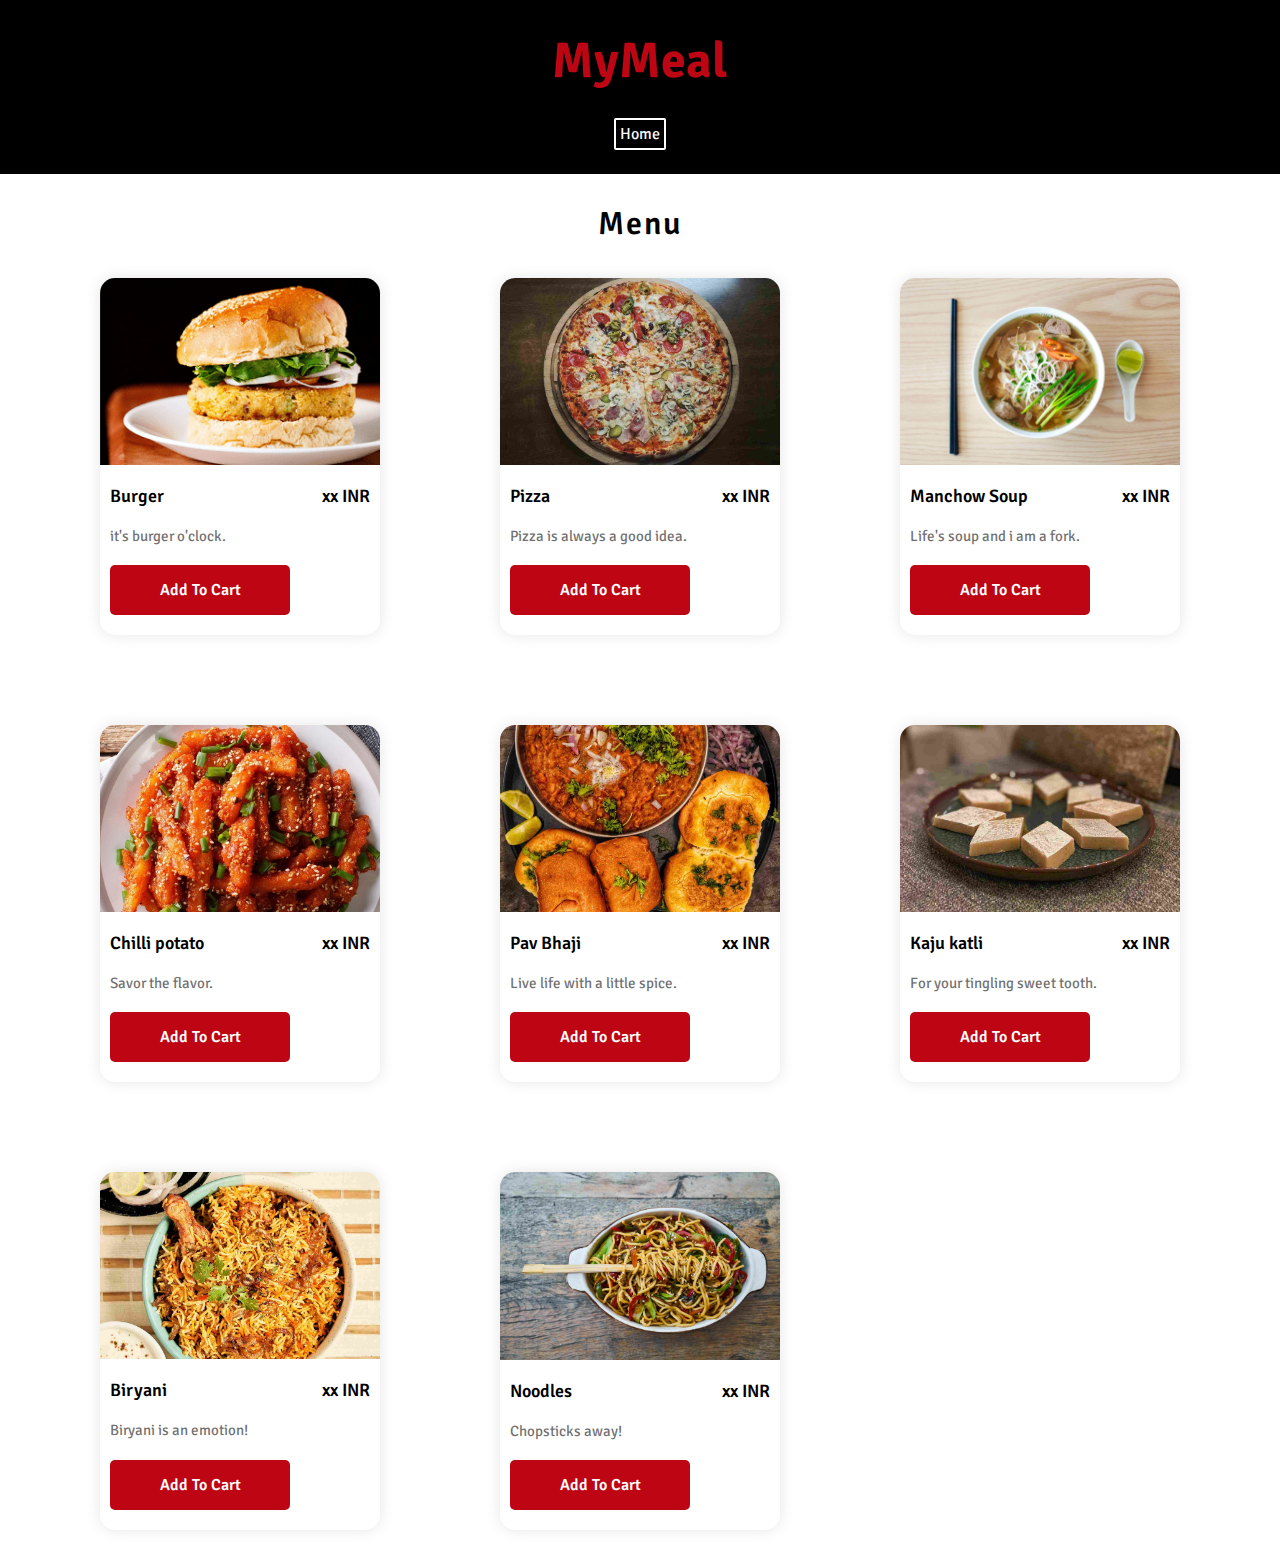
<file: food-menu.html>
<!DOCTYPE html>
<html>
<head>
    <title>Menu</title>
    <link href="https://fonts.googleapis.com/css2?family=Signika+Negative:wght@300;400;500&display=swap" rel="stylesheet"> 
    <link rel="stylesheet" href="style.css">
</head>
<body>
    <div class="heading">
        <h1>MyMeal</h1>
        <div class="home-button">
            <a href="index.html">Home</a>
        </div>
    </div>

    <h3 class="menu-heading">Menu</h3>
    <div class="menu">
        <div class="food-items">
            <img src="images/burger.png">
            <div class="details">
                <div class="details-sub">
                    <h5>Burger</h5>
                    <h5 class="price">xx INR</h5>
                </div>
                <p>it's burger o'clock.</p>
                <button>Add To Cart</button>
            </div>
        </div>

        <div class="food-items">
            <img src="images/pizza.jpg">
            <div class="details">
                <div class="details-sub">
                    <h5>Pizza</h5>
                    <h5 class="price">xx INR</h5>
                </div>
                <p>Pizza is always a good idea. </p>
                <button>Add To Cart</button>
            </div>
        </div>

        <div class="food-items">
            <img src="images/soup.jpeg">
            <div class="details">
                <div class="details-sub">
                    <h5>Manchow Soup</h5>
                    <h5 class="price">xx INR</h5>
                </div>
                <p>Life's soup and i am a fork.</p>
                <button>Add To Cart</button>
            </div>
        </div>
        <div class="food-items">
            <img src="images/chilli potato.jpg">
            <div class="details">
                <div class="details-sub">
                    <h5>Chilli potato</h5>
                    <h5 class="price">xx INR</h5>
                </div>
                <p>Savor the flavor.</p>
                <button>Add To Cart</button>
            </div>
        </div>

        <div class="food-items">
            <img src="images/paobhaji.jpg">
            <div class="details">
                <div class="details-sub">
                    <h5>Pav Bhaji</h5>
                    <h5 class="price">xx INR</h5>
                </div>
                <p>Live life with a little spice.</p>
                <button>Add To Cart</button>
            </div>
        </div>

        <div class="food-items">
            <img src="images/sweets.jpg">
            <div class="details">
                <div class="details-sub">
                    <h5>Kaju katli</h5>
                    <h5 class="price">xx INR</h5>
                </div>
                <p>For your tingling sweet tooth.</p>
                <button>Add To Cart</button>
            </div>
        </div>
        
        <div class="food-items">
            <img src="images/biryani.jpg">
            <div class="details">
                <div class="details-sub">
                    <h5>Biryani</h5>
                    <h5 class="price">xx INR</h5>
                </div>
                <p>Biryani is an emotion!</p>
                <button>Add To Cart</button>
            </div>
        </div>

        <div class="food-items">
            <img src="images/noodles.jpg">
            <div class="details">
                <div class="details-sub">
                    <h5>Noodles</h5>
                    <h5 class="price">xx INR</h5>
                </div>
                <p>Chopsticks away!</p>
                <button>Add To Cart</button>
            </div>
        </div>
    </div>
</body>
</html>
</file>
<file: style.css>
* {
  margin: 0;
  padding: 0;
  box-sizing: border-box;
  font-family: "Signika Negative", "Gill Sans", "Gill Sans MT", "Trebuchet MS",
    sans-serif;
}
html {
  scroll-behavior: smooth;
}

header {
  position: fixed;
  top: 0;
  left: 0;
  width: 100%;
  display: flex;
  justify-content: space-between;
  align-items: center;
  transition: 0.5s;
  padding: 25px 75px;
  z-index: 10;
}

.logo {
  position: relative;
  font-weight: 700;
  color: #e79600;
  text-decoration: none;
  font-size: 2rem;
  letter-spacing: 2px;
  transition: 0.5s;
  z-index: 10;

}
nav {
  float: right;
}
nav ul {
  position: relative;
  display: flex;
  justify-content: center;
  align-items: center;
}
nav ul li {
  position: relative;
  list-style: none;
}
nav ul li a {
  position: relative;
  margin: 0px 15px;
  text-decoration: none;
  color: rgb(255, 255, 255);
  letter-spacing: 2px;
  font-weight: 800;
  transition: 0.3s;
}
nav ul li a:hover {
  background-color: white;
  border-radius: 2px;
  color: black;
  padding: 8px;
}

.menu-toggle {
  display: none;
}
header.sticky {
  padding: 15px 75px;
  background: #644300;
  
}
.banner {
  
  width: 100%;
  height: 100vh;
  display: flex;
  flex-direction: column;
  justify-content: center;
  align-items: center;
  color: white;
  background-color: black;
  
}

.banner img{
  height: 100%;
  width: 100%;
  opacity: 0.4;
  filter: blur(2px);
  
  
}

.banner-content{
  position: absolute;
  top: 12rem;
}

.banner h1 {
  font-size: 5rem;
  padding: 2rem;
  text-shadow: 0px 0px 5px white;
}
.banner h1 span {
  color: #e79600;
  text-shadow: 0px 0px 5px #e79600;
}
.banner p {
  font-size: 1.3rem;
  padding-bottom: 2rem;
}

/* services */
#services {
  margin: 30px;
  margin-top: 50px;
  display: flex;
}
#services .box img {
  height: 160px;
  margin: auto auto 2rem auto;
  display: block;
}
#services .box {
  padding: 34px;
  margin: 3px 12px;
  border-radius: 20px;
  background: #ececec;
  box-shadow: 6px 6px 9px #aeaeae;
}

/* menu section */
.menu {
  padding: 0;
  display: grid;
  grid-template-columns: repeat(auto-fit, minmax(350px, 1fr));
  grid-gap: 20px 40px;
  margin-right: 60px;
  margin-left: 60px;
}

.heading {
  background-color: #000000;
  color: #bd0514;
  margin-bottom: 30px;
  padding: 30px 0 30px 0;
  text-align: center;
}
.heading > h1 {
  font-size: 50px;
}
.heading a {
  text-decoration: none;
  color: white;
  border: 2px solid white;
  padding: 4px;
  border-radius: 2px;
}
.home-button {
  padding-top: 2rem;
}
.home-button a:hover {
  background: white;
  color: black;
}
.menu-heading {
  font-weight: 600;
  font-size: 22px;
  letter-spacing: 2px;
  text-align: center;
  font-size: 2rem;
}
.food-items {
  display: grid;
  position: relative;
  grid-template-rows: auto 1fr;
  border-radius: 15px;
  box-shadow: 0 0 15px rgba(0, 0, 0, 0.1);
  margin: 35px 40px;
}
.food-items img {
  position: relative;
  width: 100%;
  border-radius: 15px 15px 0 0;
}

.details {
  padding: 20px 10px;
  display: grid;
  grid-template-rows: auto 1fr 50px;
  grid-row-gap: 15px;
}
.details-sub {
  display: grid;
  grid-template-columns: auto auto;
}
.details-sub > h5 {
  font-weight: 600;
  font-size: 18px;
}
.price {
  text-align: right;
}
.details > p {
  color: #6f6f6f;
  font-size: 15px;
  line-height: 28px;
  font-weight: 400;
  align-self: stretch;
}
.details > button {
  background-color: #bd0514;
  border: none;
  color: #ffffff;
  font-size: 16px;
  font-weight: 600;
  border-radius: 5px;
  width: 180px;
}

/* swiper */
.swiper {
  margin-left: auto;
  margin-right: auto;
  position: relative;
  overflow: hidden;
  list-style: none;
  padding: 20px !important;
  z-index: 1;
}
.slide-container {
  max-width: 1120px;
  width: 100%;
  padding: 50px 0;
}
.slide-content {
  margin: 0 50px;
  overflow: hidden;
  border-radius: 25px;
}
.swiper-navBtn {
  color: #bd0514 !important;
  transition: color 0.3s ease;
}
.swiper-navBtn:hover {
  color: #b91826;
}
.swiper-navBtn::before,
.swiper-navBtn::after {
  font-size: 20px;
}
.swiper-button-next {
  right: 0;
}
.swiper-button-prev {
  left: 0;
}
.swiper-pagination-bullet {
  background-color: #6e93f7;
  opacity: 1;
}
.swiper-pagination-bullet-active {
  background-color: #bd0514 !important;
}

/* about section */

#about p {
  text-align: center;
  line-height: 30px;
  margin: 2rem 10rem;
  font-size: 1.2rem;
  word-spacing: 2px;
  letter-spacing: 0.5px;
}

.social-icons {
  padding: 1rem;
  font-size: 20px;
  margin-bottom: -1rem;
}

.insta {
  padding-right: 2rem;
}

/* contact classes */
#contact {
  color: white;
  position: relative;
  padding-top: 3.5rem;
}
#contact::before {
  content: "";
  position: absolute;
  width: 100%;
  height: 100%;
  z-index: -1;
  opacity: 0.9;
  background: url(images/contact.png) no-repeat center/cover;
}
#contact-box {
  display: flex;
  justify-content: center;
  width: 50%;
}

#contact-box form {
  width: 60%;
  margin-right: 5rem;
}
.row {
  display: flex;
}
.mr5 {
  margin-right: 10px;
  width: 100%;
}
.ml5 {
  margin-left: 10px;
  width: 100%;
}
.pt4 {
  padding-top: 4rem;
}
.pt3 {
  padding-top: 3rem;
}
.pt1 {
  padding-top: 1rem;
}
.pt5 {
  padding-top: 5rem;
}

.contact-container {
  display: flex;
  margin: 2rem 0rem 3rem 0rem;
}
/* form */
.form {
  position: relative;
  margin-bottom: 2rem;
}
.textbox {
  border: 2px solid white;
  border-radius: 5px;
  outline: none;
  background: none;
  padding: 10px;
  color: white;
  width: 100%;
  font-size: 1rem;
}
.form-label {
  position: absolute;
  top: 0.6rem;
  left: 1.4rem;
  cursor: text;
  transition: top 200ms ease-in, left 200ms ease-in, font-sixe 200ms ease-in;
}
.textbox:focus {
  border: 2px solid #bd0514;
}
.textbox:focus ~ .form-label,
.textbox:not(:placeholder-shown).textbox:not(:focus) ~ .form-label {
  top: -0.3rem;
  left: 0.5rem;
  font-size: smaller;
  padding-left: 0.2rem;
  padding-right: 0.2rem;
  background: #bd0514;
}
#message {
  height: 5rem;
}
.info {
  width: 50%;
  text-align: left;
  padding-left: 9rem;
}

.info h2 {
  margin-bottom: 2rem;
  color: #888;
}

footer {
  background-color: black;
  color: white;
  padding: 20px 20px;
}

/* utility classes */
.btn {
  padding: 6px 20px;
  border: 2px solid white;
  background-color: #bd0514;
  color: white;
  margin: 17px;
  font-size: 1rem;
  border-radius: 10px;
  cursor: pointer;
}
.h-primary {
  font-size: 2rem;
}
.center {
  text-align: center;
}
.mt3 {
  margin-top: 3rem;
}
.mb3 {
  margin-bottom: 3rem;
}
.line {
  width: 10rem;
  background-color: #bd0514;
  height: 3px;
  margin: auto;
  margin-top: 4rem;
}

/* ================================= */
@media (max-width: 820px) {
  header {
    display: block;
  }
  header.active {
    background: black;
    height: 100vh;
  }
  .menu-toggle {
    display: block;
    width: 30px;
    height: 30px;
    color: rgb(255, 255, 255);
    float: right;
    cursor: pointer;
    text-align: center;
    font-size: 25px;
  }

  .menu-toggle::before {
    content: "\f0c9";
    font-family: fontAwesome;
    line-height: 30px;
  }
  .menu-toggle.active::before {
    content: "\f00d";
  }

  nav {
    display: none;
  }
  nav.active {
    display: block;
    width: 100%;
    text-align: center;
    padding: 4rem 6rem;
    font-size: 2rem;
  }
  nav.active ul {
    display: block;
  }
  nav.active ul li {
    line-height: 5rem;
  }
  .slide-content {
    margin: 0 10px;
  }
  .swiper-navBtn {
    display: none !important;
  }

  #contact-box form {
    margin-right: 1rem;
  }
  .info {
    padding-left: 6rem;
  }
}

@media (max-width: 700px) {
  .logo {
    font-size: 1.5rem;
  }
  .banner h1 {
    font-size: 2.5rem;
  }
  #services {
    display: block;
  }
  #services .box {
    margin-bottom: 20px;
  }
  .contact-container {
    display: block;
  }
  #contact-box {
    width: 100%;
    align-items: center;
  }
  #contact-box form {
    width: 50%;
  }
  .info {
    padding-top: 3rem;
    padding-bottom: 3rem;
    padding-left: 25%;
    width: 100%;
  }
  #about p {
    margin: 2rem 4rem;
  }
}
@media (max-width: 525px) {
  nav.active ul li {
    line-height: 3rem;
  }
  nav ul li a {
    font-size: 20px;
  }
  nav.active {
    padding: 4rem 1rem;
  }
}
@media (max-width: 500px) {
  .banner {
    height: 70vh;
  }
  .banner h1 {
    font-size: 1.9rem;
    padding: 1rem;
  }
}
@media (max-width: 460px) {
  .logo {
    margin-left: -2rem;
  }
  #contact-box form {
    width: 65%;
  }
  .info {
    padding-left: 17.5%;
  }
  footer {
    font-size: 0.8rem;
  }
  #about p {
    margin: 2rem;
  }
  .btn {
    padding: 6px 15px;
    margin: 10px;
    font-size: 0.8rem;
  }
  .menu {
    margin-right: 20px;
    margin-left: 20px;
  }
}
@media (max-width: 350px) {
  .logo {
    font-size: 1rem;
  }
  #contact-box form {
    width: 75%;
  }
  .info {
    padding-left: 12.5%;
  }
  footer {
    font-size: 0.7rem;
  }
  .menu {
    margin-right: 0px;
    margin-left: 0px;
  }
}
@media (max-width: 300px) {
  #contact-box form {
    width: 85%;
  }
  .info {
    padding-left: 7.5%;
  }
}
</file>
